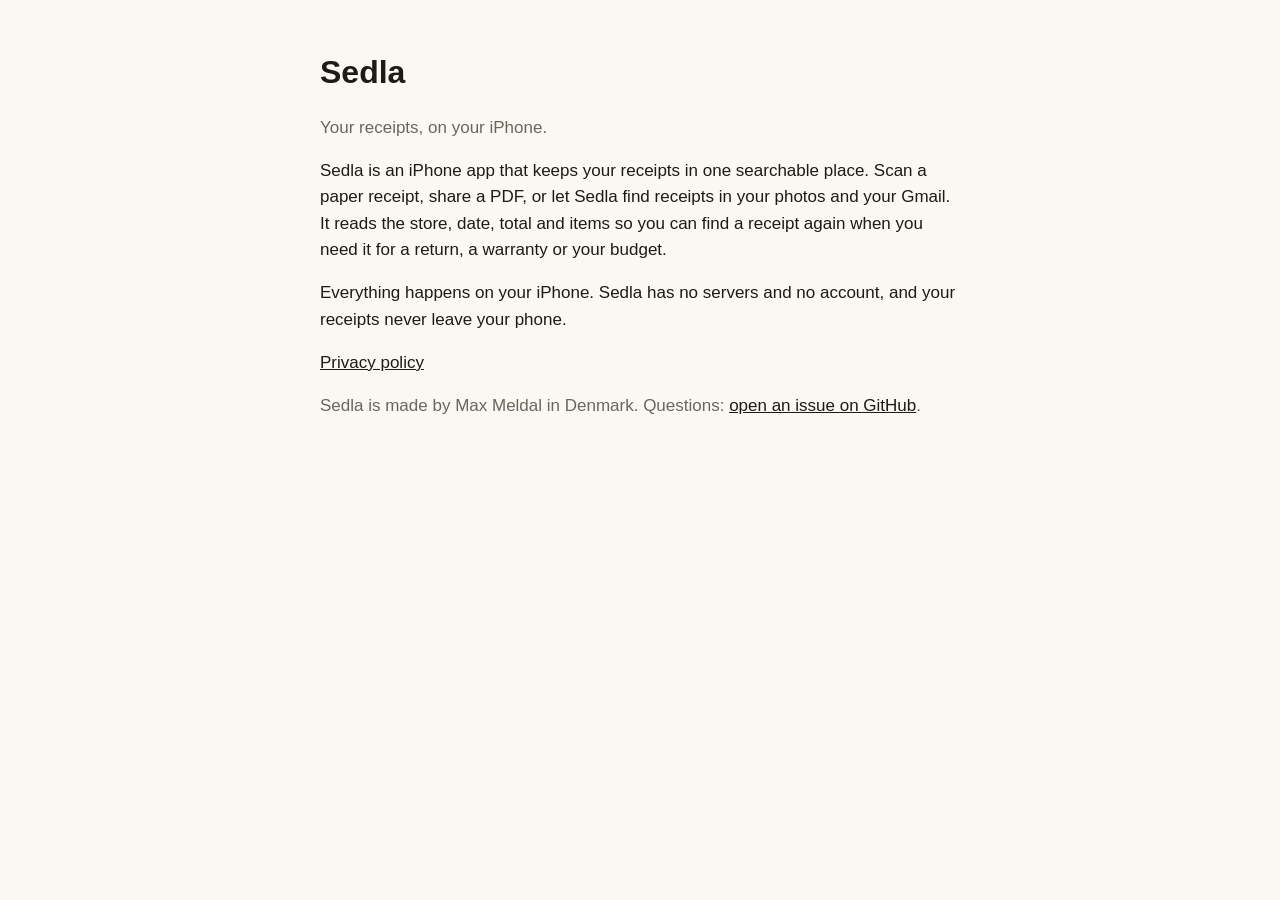
<file: index.html>
<!doctype html>
<html lang="en">
<head>
<meta charset="utf-8">
<meta name="viewport" content="width=device-width, initial-scale=1">
<title>Sedla</title>
<link rel="stylesheet" href="style.css">
</head>
<body>
<h1>Sedla</h1>
<p class="muted">Your receipts, on your iPhone.</p>
<p>Sedla is an iPhone app that keeps your receipts in one searchable place. Scan a paper receipt, share a PDF, or let Sedla find receipts in your photos and your Gmail. It reads the store, date, total and items so you can find a receipt again when you need it for a return, a warranty or your budget.</p>
<p>Everything happens on your iPhone. Sedla has no servers and no account, and your receipts never leave your phone.</p>
<p><a href="privacy.html">Privacy policy</a></p>
<p class="muted">Sedla is made by Max Meldal in Denmark. Questions: <a href="https://github.com/maxmeldal/sedla/issues">open an issue on GitHub</a>.</p>
</body>
</html>
</file>
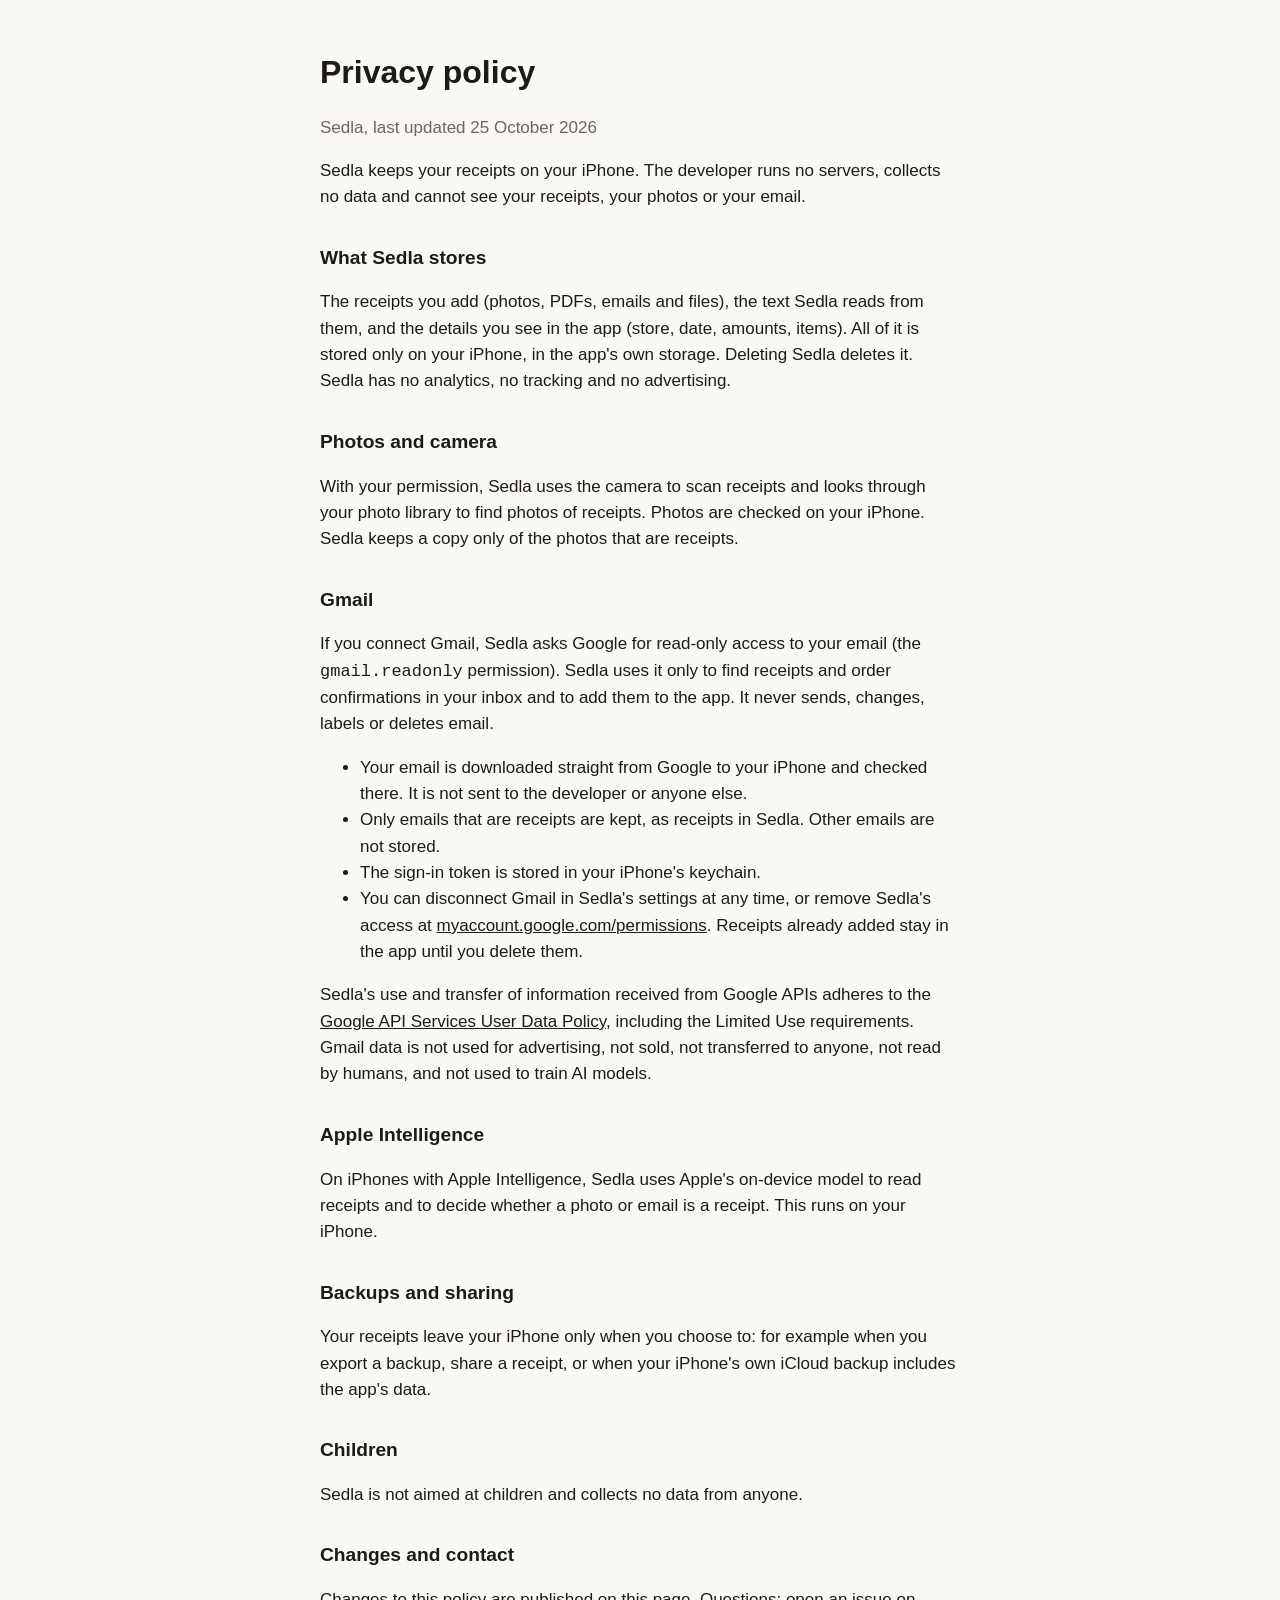
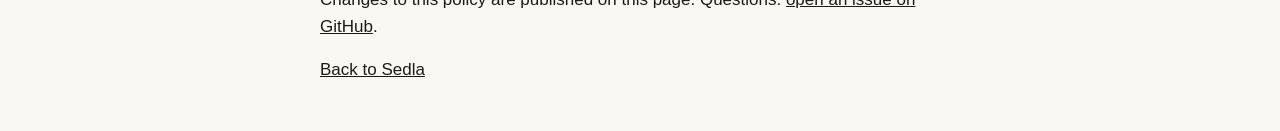
<file: privacy.html>
<!doctype html>
<html lang="en">
<head>
<meta charset="utf-8">
<meta name="viewport" content="width=device-width, initial-scale=1">
<title>Sedla privacy policy</title>
<link rel="stylesheet" href="style.css">
</head>
<body>
<h1>Privacy policy</h1>
<p class="muted">Sedla, last updated 25 October 2026</p>

<p>Sedla keeps your receipts on your iPhone. The developer runs no servers, collects no data and cannot see your receipts, your photos or your email.</p>

<h2>What Sedla stores</h2>
<p>The receipts you add (photos, PDFs, emails and files), the text Sedla reads from them, and the details you see in the app (store, date, amounts, items). All of it is stored only on your iPhone, in the app's own storage. Deleting Sedla deletes it. Sedla has no analytics, no tracking and no advertising.</p>

<h2>Photos and camera</h2>
<p>With your permission, Sedla uses the camera to scan receipts and looks through your photo library to find photos of receipts. Photos are checked on your iPhone. Sedla keeps a copy only of the photos that are receipts.</p>

<h2>Gmail</h2>
<p>If you connect Gmail, Sedla asks Google for read-only access to your email (the <code>gmail.readonly</code> permission). Sedla uses it only to find receipts and order confirmations in your inbox and to add them to the app. It never sends, changes, labels or deletes email.</p>
<ul>
<li>Your email is downloaded straight from Google to your iPhone and checked there. It is not sent to the developer or anyone else.</li>
<li>Only emails that are receipts are kept, as receipts in Sedla. Other emails are not stored.</li>
<li>The sign-in token is stored in your iPhone's keychain.</li>
<li>You can disconnect Gmail in Sedla's settings at any time, or remove Sedla's access at <a href="https://myaccount.google.com/permissions">myaccount.google.com/permissions</a>. Receipts already added stay in the app until you delete them.</li>
</ul>
<p>Sedla's use and transfer of information received from Google APIs adheres to the <a href="https://developers.google.com/terms/api-services-user-data-policy">Google API Services User Data Policy</a>, including the Limited Use requirements. Gmail data is not used for advertising, not sold, not transferred to anyone, not read by humans, and not used to train AI models.</p>

<h2>Apple Intelligence</h2>
<p>On iPhones with Apple Intelligence, Sedla uses Apple's on-device model to read receipts and to decide whether a photo or email is a receipt. This runs on your iPhone.</p>

<h2>Backups and sharing</h2>
<p>Your receipts leave your iPhone only when you choose to: for example when you export a backup, share a receipt, or when your iPhone's own iCloud backup includes the app's data.</p>

<h2>Children</h2>
<p>Sedla is not aimed at children and collects no data from anyone.</p>

<h2>Changes and contact</h2>
<p>Changes to this policy are published on this page. Questions: <a href="https://github.com/maxmeldal/sedla/issues">open an issue on GitHub</a>.</p>
<p><a href="index.html">Back to Sedla</a></p>
</body>
</html>
</file>
<file: style.css>
body { font: 17px/1.55 -apple-system, BlinkMacSystemFont, "Helvetica Neue", sans-serif; max-width: 40rem; margin: 3rem auto; padding: 0 1.25rem; color: #1d1b18; background: #faf8f3; }
h1 { font-size: 2rem; margin-bottom: .25rem; }
h2 { font-size: 1.2rem; margin-top: 2rem; }
a { color: #1d1b18; }
.muted { color: #6b665d; }
</file>
